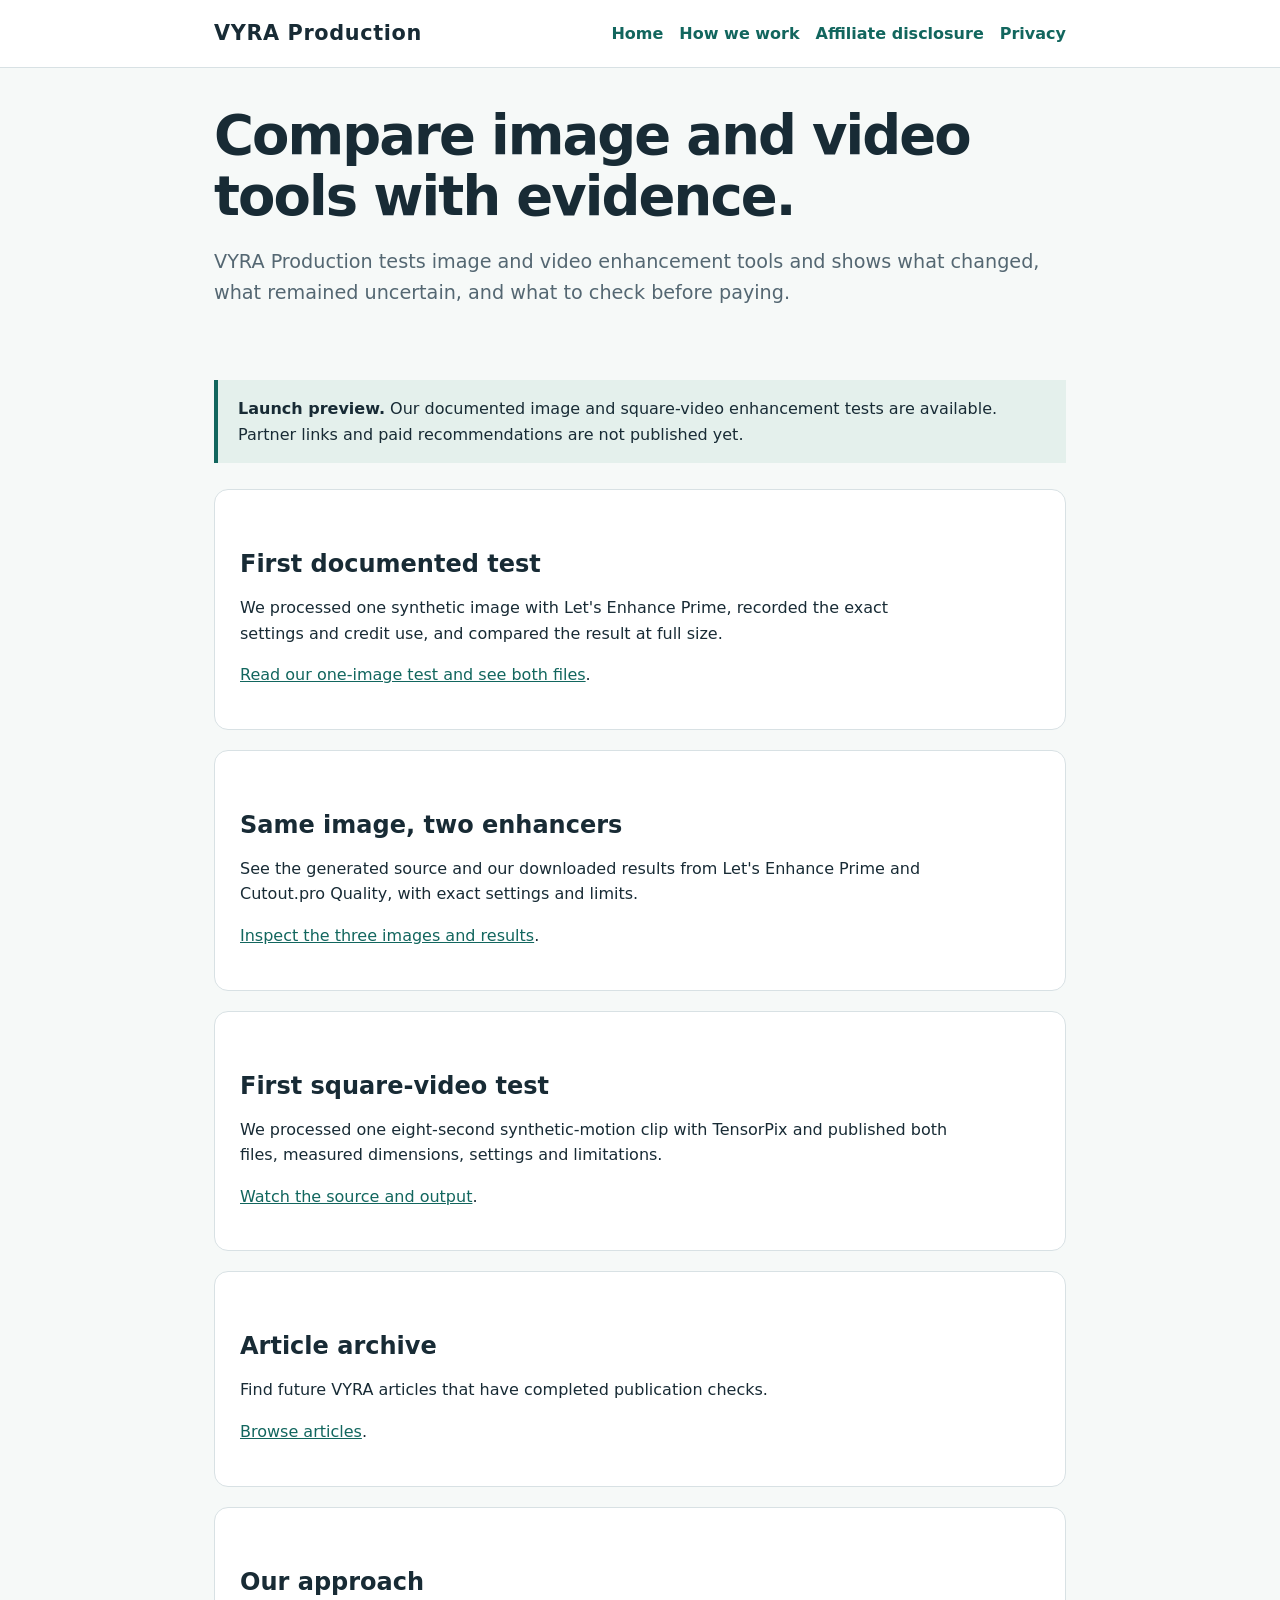
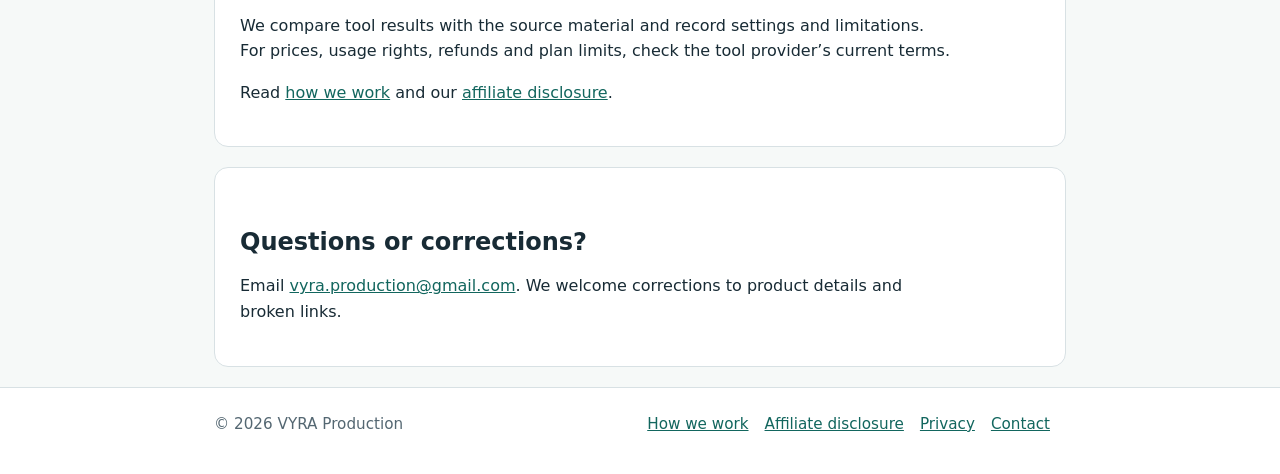
<file: docs/index.html>
<!doctype html>
<html lang="en"><head><meta charset="utf-8"><meta name="viewport" content="width=device-width, initial-scale=1"><meta name="robots" content="index,follow"><title>VYRA Production — Image and video enhancement tests</title><meta name="description" content="Documented tests of image and video enhancement tools, with visible samples and clear limitations."><link rel="stylesheet" href="style.css"></head>
<body><header class="top"><div class="wrap"><a class="brand" href="index.html">VYRA Production</a><nav aria-label="Main navigation"><a href="index.html">Home</a><a href="about.html">How we work</a><a href="disclosure.html">Affiliate disclosure</a><a href="privacy.html">Privacy</a></nav></div></header>
<main class="wrap"><section class="hero"><h1>Compare image and video tools with evidence.</h1><p class="lead">VYRA Production tests image and video enhancement tools and shows what changed, what remained uncertain, and what to check before paying.</p></section><div class="notice"><strong>Launch preview.</strong> Our documented image and square-video enhancement tests are available. Partner links and paid recommendations are not published yet.</div><section class="card"><h2>First documented test</h2><p>We processed one synthetic image with Let's Enhance Prime, recorded the exact settings and credit use, and compared the result at full size.</p><p><a href="letsenhance-prime-first-test.html">Read our one-image test and see both files</a>.</p></section><section class="card"><h2>Same image, two enhancers</h2><p>See the generated source and our downloaded results from Let's Enhance Prime and Cutout.pro Quality, with exact settings and limits.</p><p><a href="one-pouch-two-image-enhancers.html">Inspect the three images and results</a>.</p></section><section class="card"><h2>First square-video test</h2><p>We processed one eight-second synthetic-motion clip with TensorPix and published both files, measured dimensions, settings and limitations.</p><p><a href="tensorpix-square-video-first-test.html">Watch the source and output</a>.</p></section><section class="card"><h2>Article archive</h2><p>Find future VYRA articles that have completed publication checks.</p><p><a href="articles/">Browse articles</a>.</p></section><section class="card"><h2>Our approach</h2><p>We compare tool results with the source material and record settings and limitations. For prices, usage rights, refunds and plan limits, check the tool provider’s current terms.</p><p>Read <a href="about.html">how we work</a> and our <a href="disclosure.html">affiliate disclosure</a>.</p></section><section class="card"><h2>Questions or corrections?</h2><p>Email <a href="mailto:vyra.production@gmail.com">vyra.production@gmail.com</a>. We welcome corrections to product details and broken links.</p></section></main>
<footer><div class="wrap"><span>© 2026 VYRA Production</span><div><a href="about.html">How we work</a><a href="disclosure.html">Affiliate disclosure</a><a href="privacy.html">Privacy</a><a href="mailto:vyra.production@gmail.com">Contact</a></div></div></footer></body></html>
</file>
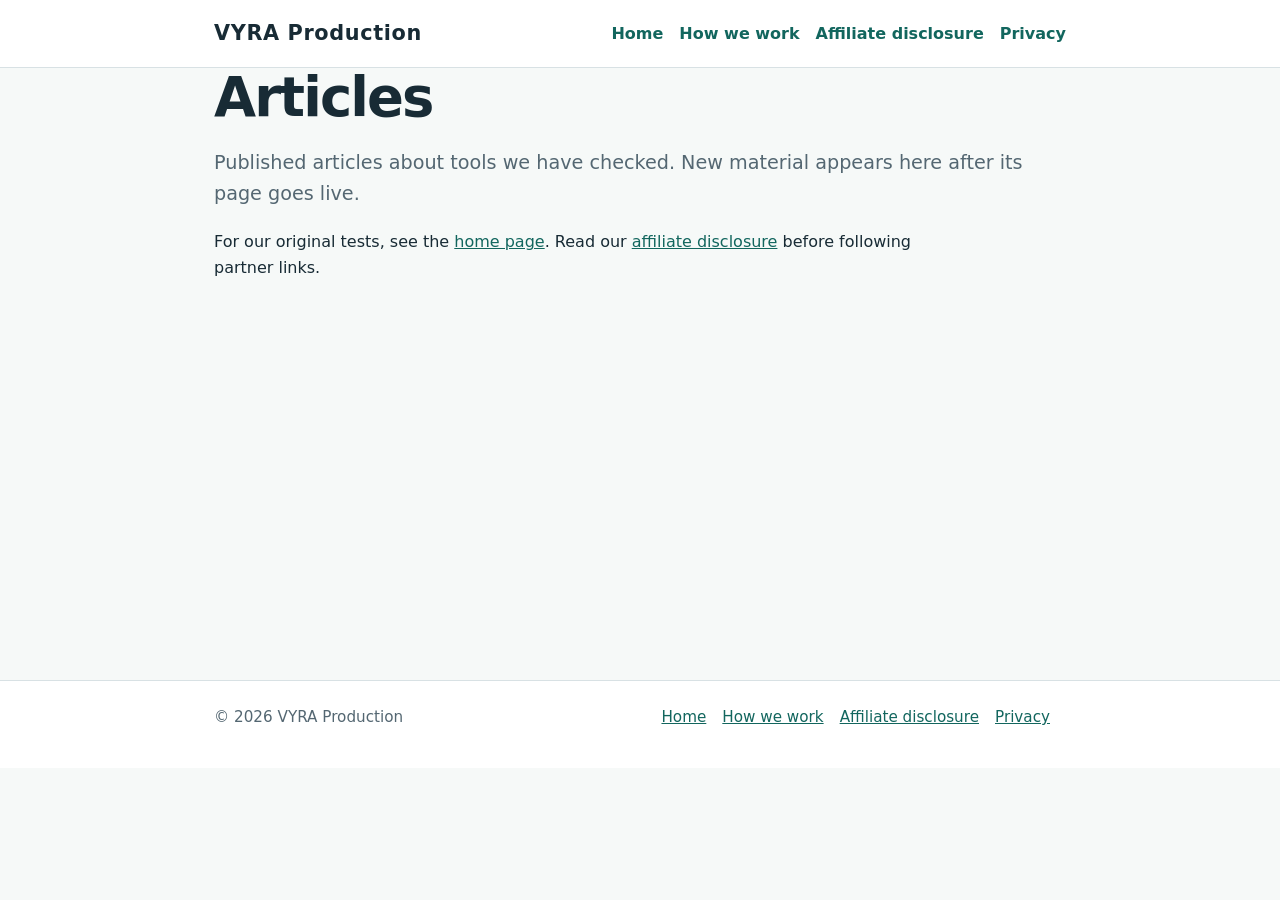
<file: docs/articles/index.html>
<!doctype html>
<html lang="en">
<head>
  <meta charset="utf-8">
  <meta name="viewport" content="width=device-width, initial-scale=1">
  <meta name="robots" content="index,follow">
  <meta name="description" content="Published VYRA Production articles about image and video tools.">
  <title>Articles — VYRA Production</title>
  <link rel="stylesheet" href="../style.css">
</head>
<body>
  <header class="top"><div class="wrap"><a class="brand" href="../">VYRA Production</a><nav aria-label="Main navigation"><a href="../">Home</a><a href="../about">How we work</a><a href="../disclosure">Affiliate disclosure</a><a href="../privacy">Privacy</a></nav></div></header>
  <main class="wrap">
    <h1>Articles</h1>
    <p class="lead">Published articles about tools we have checked. New material appears here after its page goes live.</p>
    <ul>
<!-- VYRA_ARTICLE_LINKS_START -->
<!-- VYRA_ARTICLE_LINKS_END -->
    </ul>
    <p>For our original tests, see the <a href="../">home page</a>. Read our <a href="../disclosure">affiliate disclosure</a> before following partner links.</p>
  </main>
  <footer><div class="wrap"><span>© 2026 VYRA Production</span><div><a href="../">Home</a><a href="../about">How we work</a><a href="../disclosure">Affiliate disclosure</a><a href="../privacy">Privacy</a></div></div></footer>
</body>
</html>
</file>
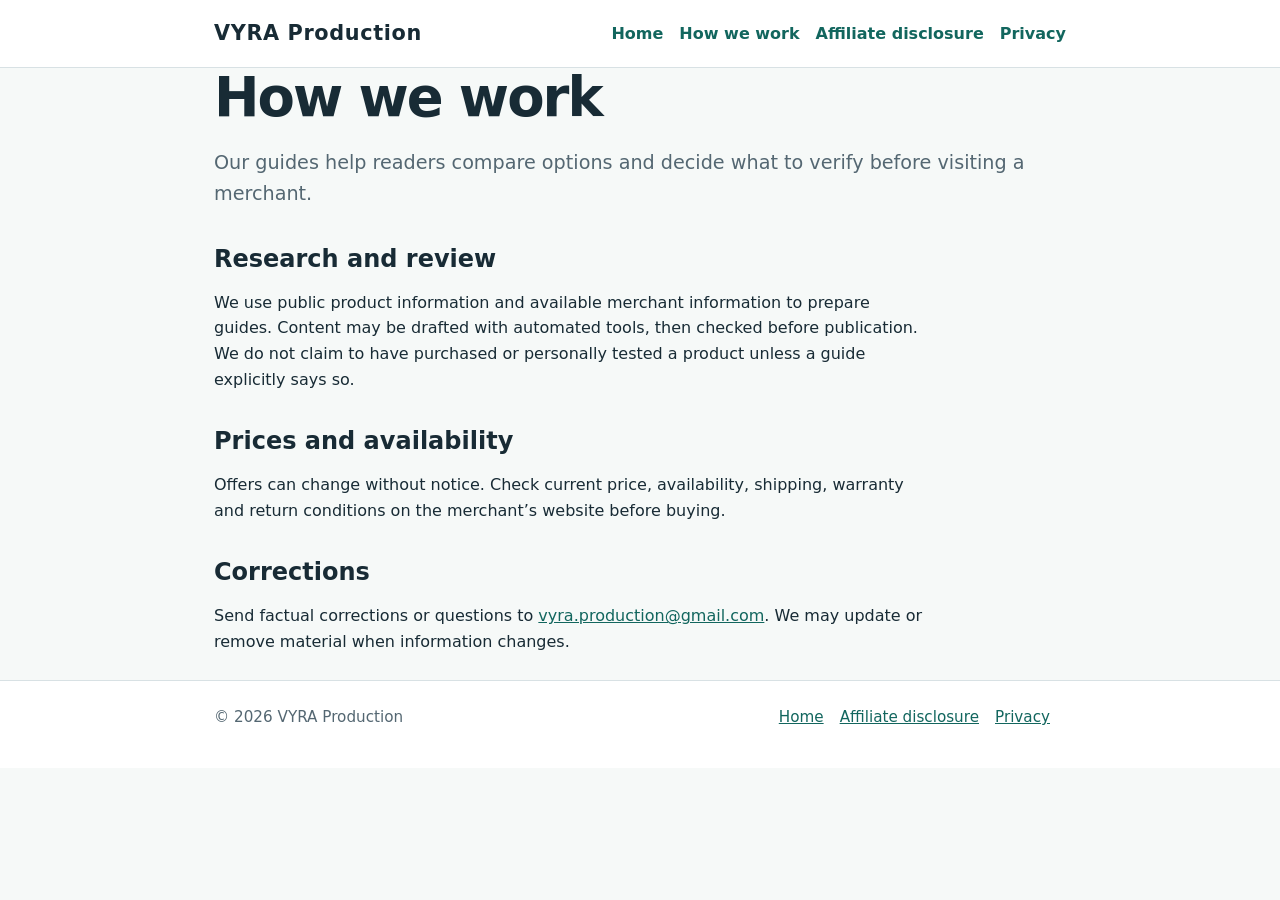
<file: docs/about.html>
<!doctype html><html lang="en"><head><meta charset="utf-8"><meta name="viewport" content="width=device-width, initial-scale=1"><meta name="robots" content="index,follow"><title>How we work — VYRA Production</title><link rel="stylesheet" href="style.css"></head><body><header class="top"><div class="wrap"><a class="brand" href="index.html">VYRA Production</a><nav aria-label="Main navigation"><a href="index.html">Home</a><a href="about.html">How we work</a><a href="disclosure.html">Affiliate disclosure</a><a href="privacy.html">Privacy</a></nav></div></header><main class="wrap"><h1>How we work</h1><p class="lead">Our guides help readers compare options and decide what to verify before visiting a merchant.</p><h2>Research and review</h2><p>We use public product information and available merchant information to prepare guides. Content may be drafted with automated tools, then checked before publication. We do not claim to have purchased or personally tested a product unless a guide explicitly says so.</p><h2>Prices and availability</h2><p>Offers can change without notice. Check current price, availability, shipping, warranty and return conditions on the merchant’s website before buying.</p><h2>Corrections</h2><p>Send factual corrections or questions to <a href="mailto:vyra.production@gmail.com">vyra.production@gmail.com</a>. We may update or remove material when information changes.</p></main><footer><div class="wrap"><span>© 2026 VYRA Production</span><div><a href="index.html">Home</a><a href="disclosure.html">Affiliate disclosure</a><a href="privacy.html">Privacy</a></div></div></footer></body></html>
</file>
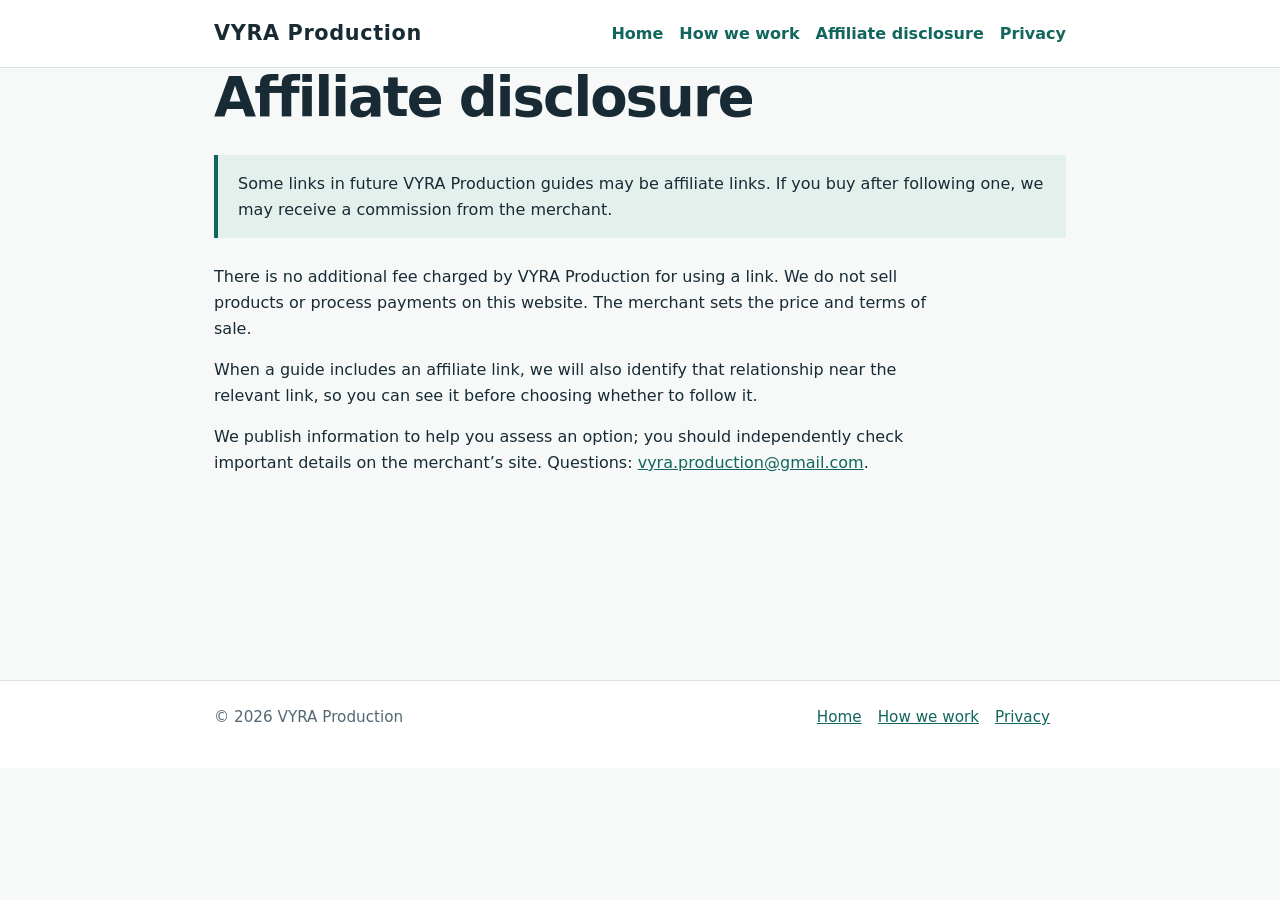
<file: docs/disclosure.html>
<!doctype html><html lang="en"><head><meta charset="utf-8"><meta name="viewport" content="width=device-width, initial-scale=1"><meta name="robots" content="index,follow"><title>Affiliate disclosure — VYRA Production</title><link rel="stylesheet" href="style.css"></head><body><header class="top"><div class="wrap"><a class="brand" href="index.html">VYRA Production</a><nav aria-label="Main navigation"><a href="index.html">Home</a><a href="about.html">How we work</a><a href="disclosure.html">Affiliate disclosure</a><a href="privacy.html">Privacy</a></nav></div></header><main class="wrap"><h1>Affiliate disclosure</h1><div class="notice">Some links in future VYRA Production guides may be affiliate links. If you buy after following one, we may receive a commission from the merchant.</div><p>There is no additional fee charged by VYRA Production for using a link. We do not sell products or process payments on this website. The merchant sets the price and terms of sale.</p><p>When a guide includes an affiliate link, we will also identify that relationship near the relevant link, so you can see it before choosing whether to follow it.</p><p>We publish information to help you assess an option; you should independently check important details on the merchant’s site. Questions: <a href="mailto:vyra.production@gmail.com">vyra.production@gmail.com</a>.</p></main><footer><div class="wrap"><span>© 2026 VYRA Production</span><div><a href="index.html">Home</a><a href="about.html">How we work</a><a href="privacy.html">Privacy</a></div></div></footer></body></html>
</file>
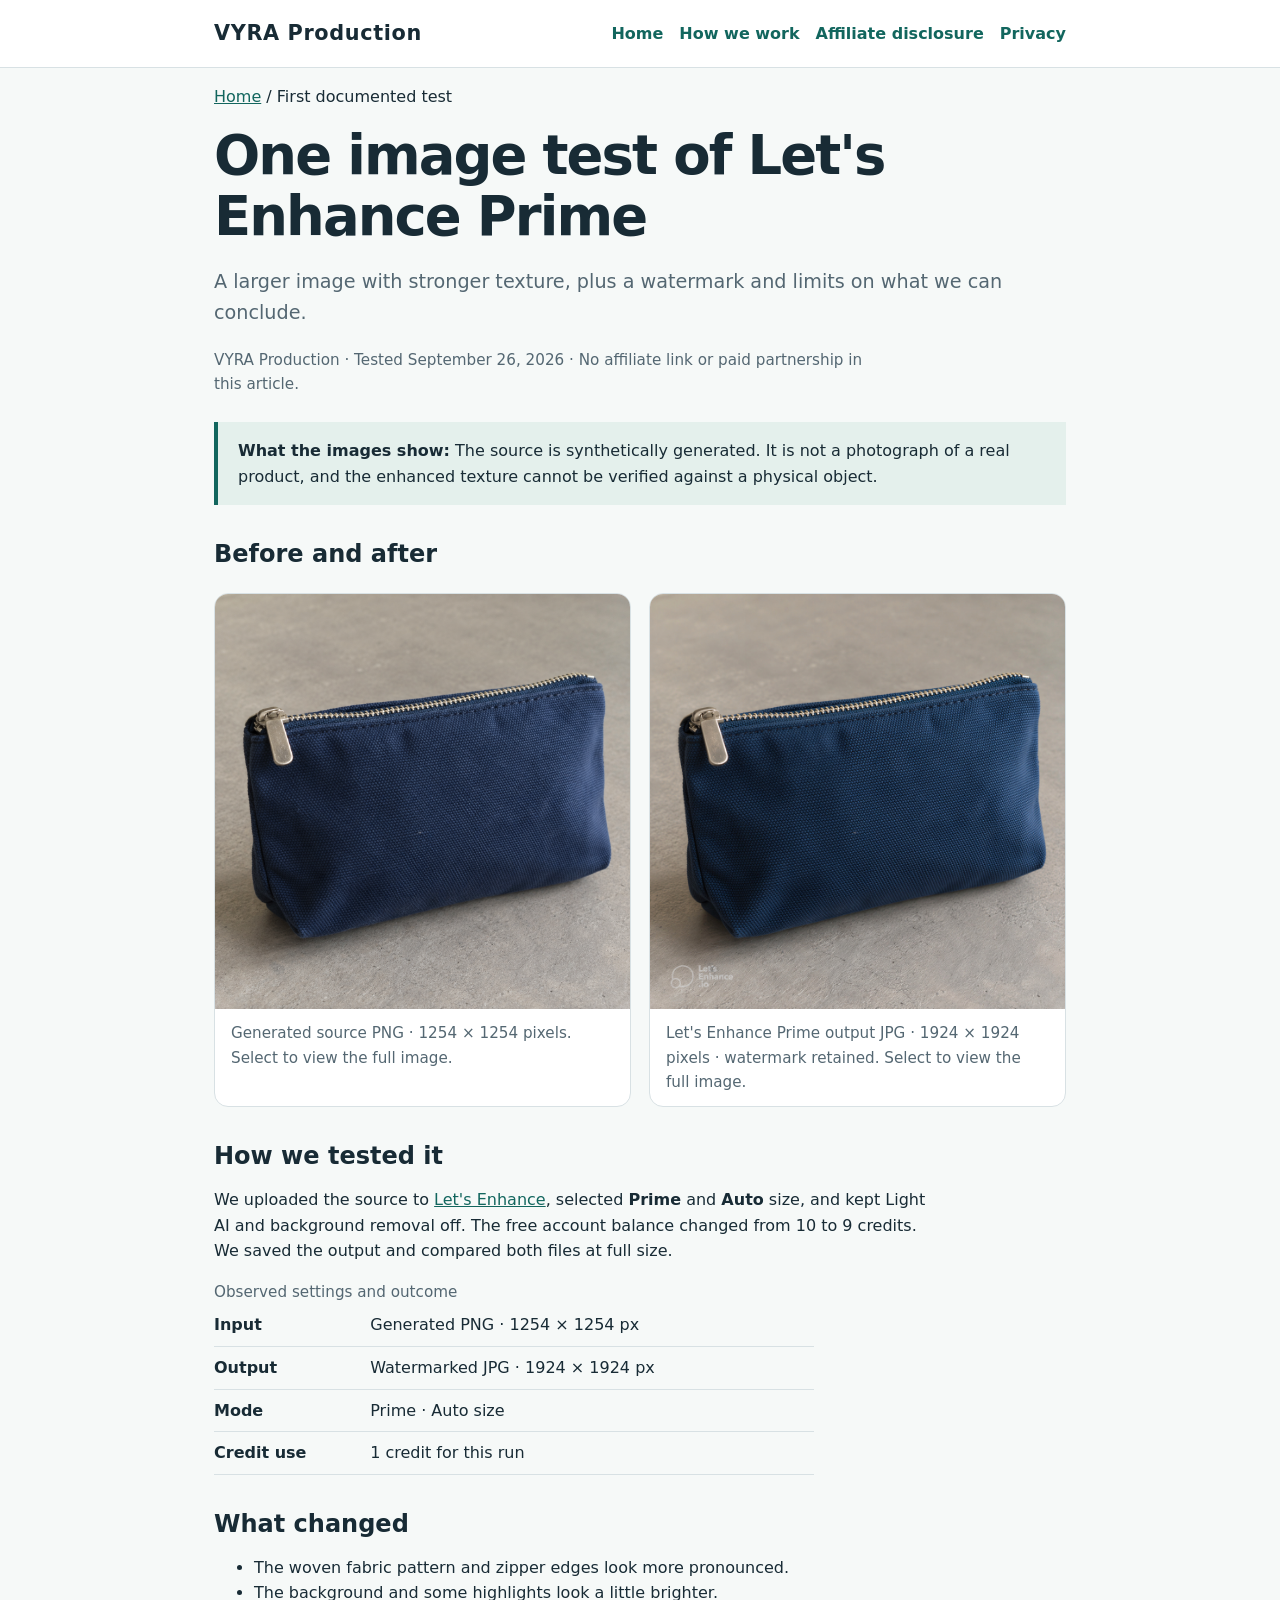
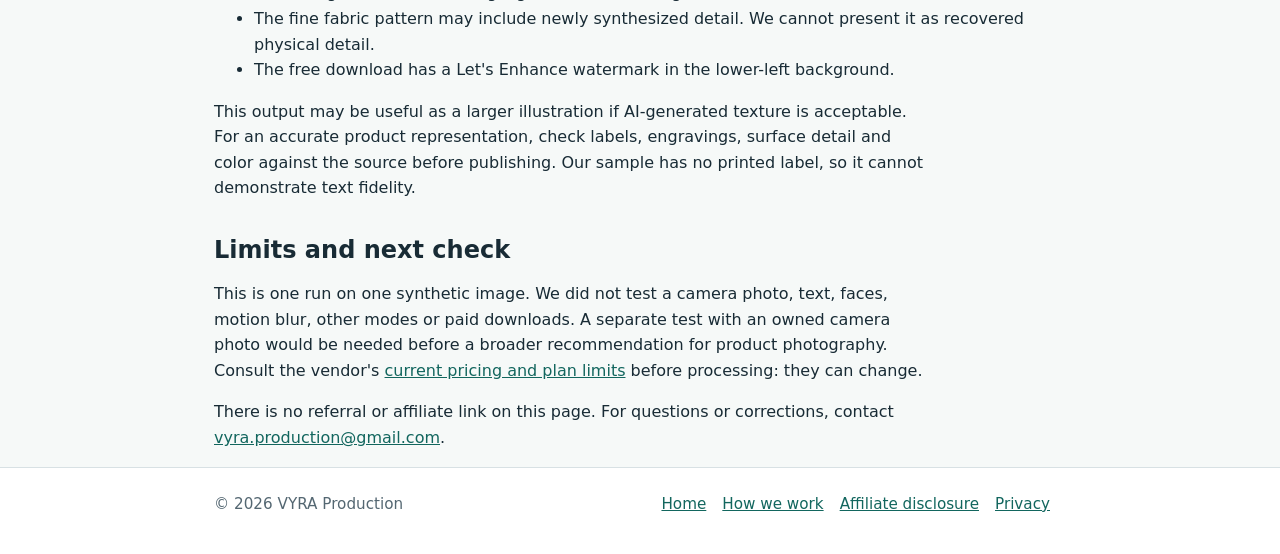
<file: docs/letsenhance-prime-first-test.html>
<!doctype html>
<html lang="en">
<head>
  <meta charset="utf-8">
  <meta name="viewport" content="width=device-width, initial-scale=1">
  <meta name="robots" content="index,follow">
  <meta name="description" content="A documented single-image Let's Enhance Prime test, with original and watermarked result, dimensions, settings, and limits.">
  <title>One image test of Let's Enhance Prime — VYRA Production</title>
  <link rel="stylesheet" href="style.css">
  <style>
    .comparison{display:grid;grid-template-columns:repeat(auto-fit,minmax(min(100%,290px),1fr));gap:18px;margin:24px 0}
    .comparison figure{margin:0;border:1px solid var(--line);border-radius:14px;background:var(--card);overflow:hidden}
    .comparison img{display:block;width:100%;height:auto}
    .comparison figcaption{padding:12px 16px;font-size:.95rem;color:var(--muted)}
    .facts{border-collapse:collapse;width:100%;max-width:600px}
    .facts th,.facts td{text-align:left;border-bottom:1px solid var(--line);padding:8px 12px 8px 0}
  </style>
</head>
<body>
  <header class="top"><div class="wrap"><a class="brand" href="index.html">VYRA Production</a><nav aria-label="Main navigation"><a href="index.html">Home</a><a href="about.html">How we work</a><a href="disclosure.html">Affiliate disclosure</a><a href="privacy.html">Privacy</a></nav></div></header>
  <main class="wrap">
    <p><a href="index.html">Home</a> / First documented test</p>
    <h1>One image test of Let's Enhance Prime</h1>
    <p class="lead">A larger image with stronger texture, plus a watermark and limits on what we can conclude.</p>
    <p class="small">VYRA Production · Tested September 26, 2026 · No affiliate link or paid partnership in this article.</p>
    <div class="notice"><strong>What the images show:</strong> The source is synthetically generated. It is not a photograph of a real product, and the enhanced texture cannot be verified against a physical object.</div>
    <h2>Before and after</h2>
    <div class="comparison">
      <figure><a href="images/pouch-source.png"><img src="images/pouch-source.png" alt="Synthetic navy fabric pouch with zipper before processing" width="1254" height="1254" loading="lazy"></a><figcaption>Generated source PNG · 1254 × 1254 pixels. Select to view the full image.</figcaption></figure>
      <figure><a href="images/pouch-prime.jpg"><img src="images/pouch-prime.jpg" alt="Same generated pouch after Let's Enhance Prime, with vendor watermark" width="1924" height="1924" loading="lazy"></a><figcaption>Let's Enhance Prime output JPG · 1924 × 1924 pixels · watermark retained. Select to view the full image.</figcaption></figure>
    </div>
    <h2>How we tested it</h2>
    <p>We uploaded the source to <a href="https://letsenhance.io/">Let's Enhance</a>, selected <strong>Prime</strong> and <strong>Auto</strong> size, and kept Light AI and background removal off. The free account balance changed from 10 to 9 credits. We saved the output and compared both files at full size.</p>
    <table class="facts"><caption class="small" style="text-align:left">Observed settings and outcome</caption><tbody><tr><th scope="row">Input</th><td>Generated PNG · 1254 × 1254 px</td></tr><tr><th scope="row">Output</th><td>Watermarked JPG · 1924 × 1924 px</td></tr><tr><th scope="row">Mode</th><td>Prime · Auto size</td></tr><tr><th scope="row">Credit use</th><td>1 credit for this run</td></tr></tbody></table>
    <h2>What changed</h2>
    <ul><li>The woven fabric pattern and zipper edges look more pronounced.</li><li>The background and some highlights look a little brighter.</li><li>The fine fabric pattern may include newly synthesized detail. We cannot present it as recovered physical detail.</li><li>The free download has a Let's Enhance watermark in the lower-left background.</li></ul>
    <p>This output may be useful as a larger illustration if AI-generated texture is acceptable. For an accurate product representation, check labels, engravings, surface detail and color against the source before publishing. Our sample has no printed label, so it cannot demonstrate text fidelity.</p>
    <h2>Limits and next check</h2>
    <p>This is one run on one synthetic image. We did not test a camera photo, text, faces, motion blur, other modes or paid downloads. A separate test with an owned camera photo would be needed before a broader recommendation for product photography. Consult the vendor's <a href="https://letsenhance.io/pricing">current pricing and plan limits</a> before processing: they can change.</p>
    <p>There is no referral or affiliate link on this page. For questions or corrections, contact <a href="mailto:vyra.production@gmail.com">vyra.production@gmail.com</a>.</p>
  </main>
  <footer><div class="wrap"><span>© 2026 VYRA Production</span><div><a href="index.html">Home</a><a href="about.html">How we work</a><a href="disclosure.html">Affiliate disclosure</a><a href="privacy.html">Privacy</a></div></div></footer>
</body>
</html>
</file>
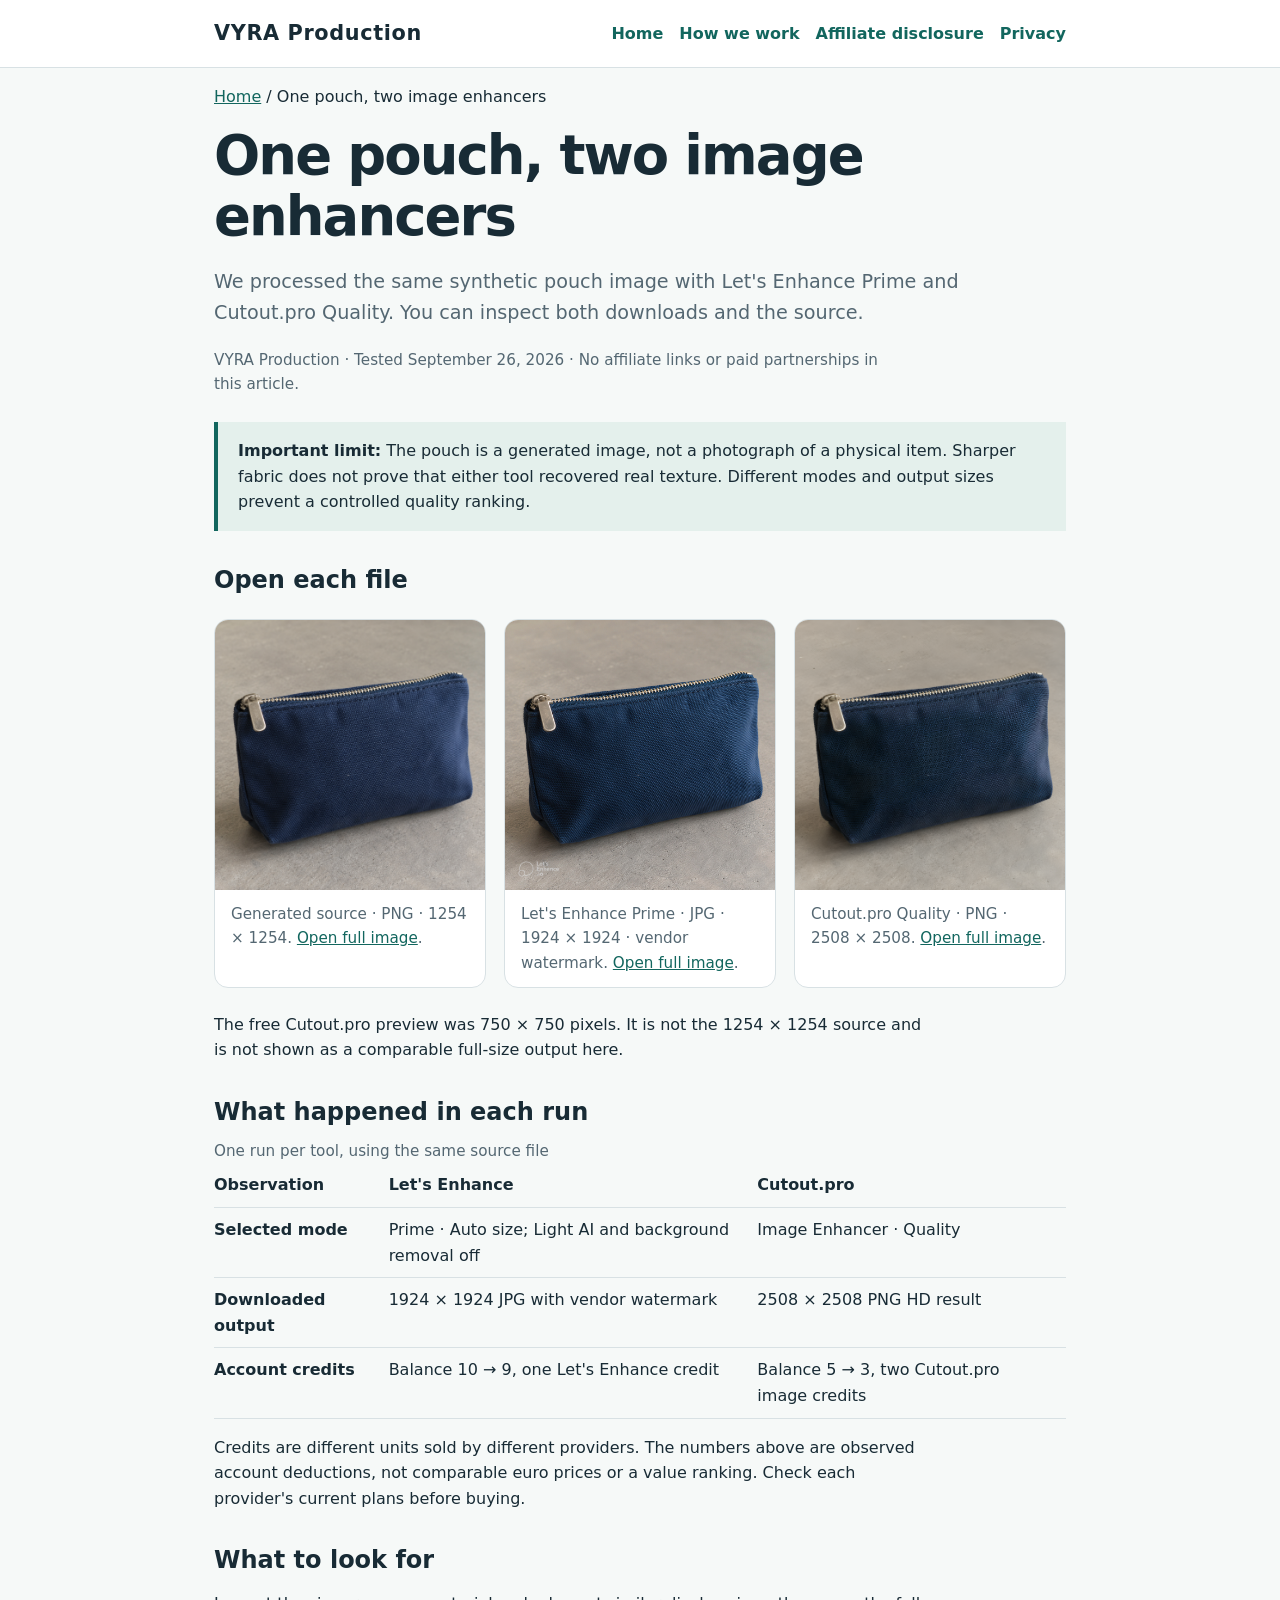
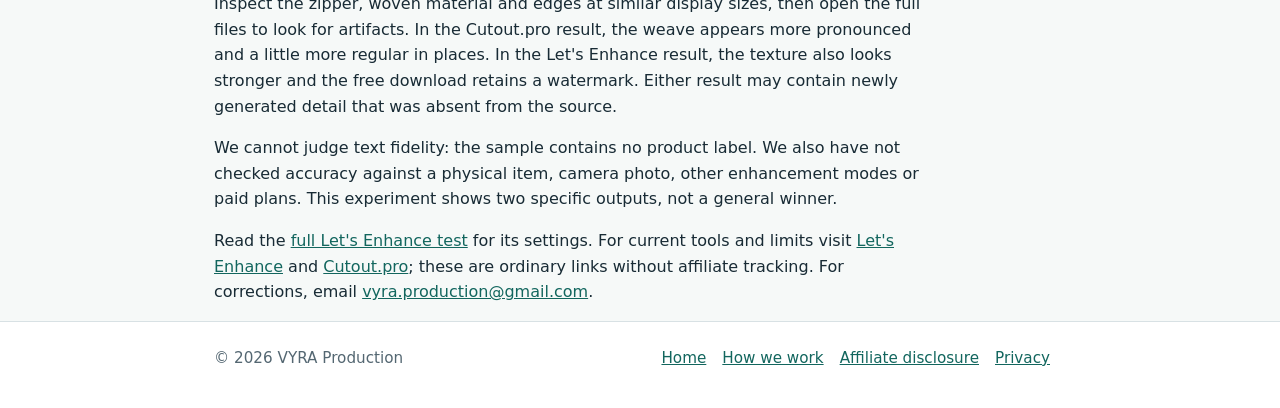
<file: docs/one-pouch-two-image-enhancers.html>
<!doctype html>
<html lang="en">
<head>
  <meta charset="utf-8">
  <meta name="viewport" content="width=device-width, initial-scale=1">
  <meta name="robots" content="index,follow">
  <meta name="description" content="One synthetic pouch image processed with Let's Enhance Prime and Cutout.pro Quality, including the original files, dimensions, credit use and test limitations.">
  <title>One pouch, two image enhancers — VYRA Production</title>
  <link rel="stylesheet" href="style.css">
  <style>
    .samples{display:grid;grid-template-columns:repeat(auto-fit,minmax(min(100%,255px),1fr));gap:18px;margin:24px 0}
    .samples figure{margin:0;border:1px solid var(--line);border-radius:14px;background:var(--card);overflow:hidden}
    .samples img{display:block;width:100%;height:auto}
    .samples figcaption{padding:12px 16px;font-size:.95rem;color:var(--muted)}
    .facts{border-collapse:collapse;width:100%}
    .facts th,.facts td{text-align:left;border-bottom:1px solid var(--line);padding:9px 12px 9px 0;vertical-align:top}
    .facts th{min-width:130px}
    .table-scroll{overflow-x:auto}
  </style>
</head>
<body>
  <header class="top"><div class="wrap"><a class="brand" href="index.html">VYRA Production</a><nav aria-label="Main navigation"><a href="index.html">Home</a><a href="about.html">How we work</a><a href="disclosure.html">Affiliate disclosure</a><a href="privacy.html">Privacy</a></nav></div></header>
  <main class="wrap">
    <p><a href="index.html">Home</a> / One pouch, two image enhancers</p>
    <h1>One pouch, two image enhancers</h1>
    <p class="lead">We processed the same synthetic pouch image with Let's Enhance Prime and Cutout.pro Quality. You can inspect both downloads and the source.</p>
    <p class="small">VYRA Production · Tested September 26, 2026 · No affiliate links or paid partnerships in this article.</p>
    <div class="notice"><strong>Important limit:</strong> The pouch is a generated image, not a photograph of a physical item. Sharper fabric does not prove that either tool recovered real texture. Different modes and output sizes prevent a controlled quality ranking.</div>
    <h2>Open each file</h2>
    <div class="samples">
      <figure><a href="images/pouch-source.png"><img src="images/pouch-source.png" width="1254" height="1254" alt="Generated navy fabric pouch before enhancement" loading="lazy"></a><figcaption>Generated source · PNG · 1254 × 1254. <a href="images/pouch-source.png">Open full image</a>.</figcaption></figure>
      <figure><a href="images/pouch-prime.jpg"><img src="images/pouch-prime.jpg" width="1924" height="1924" alt="Pouch processed by Let's Enhance Prime with vendor watermark" loading="lazy"></a><figcaption>Let's Enhance Prime · JPG · 1924 × 1924 · vendor watermark. <a href="images/pouch-prime.jpg">Open full image</a>.</figcaption></figure>
      <figure><a href="images/pouch-cutout-quality.png"><img src="images/pouch-cutout-quality.png" width="2508" height="2508" alt="Pouch processed by Cutout.pro in Quality mode" loading="lazy"></a><figcaption>Cutout.pro Quality · PNG · 2508 × 2508. <a href="images/pouch-cutout-quality.png">Open full image</a>.</figcaption></figure>
    </div>
    <p>The free Cutout.pro preview was 750 × 750 pixels. It is not the 1254 × 1254 source and is not shown as a comparable full-size output here.</p>
    <h2>What happened in each run</h2>
    <div class="table-scroll"><table class="facts"><caption class="small" style="text-align:left">One run per tool, using the same source file</caption><thead><tr><th scope="col">Observation</th><th scope="col">Let's Enhance</th><th scope="col">Cutout.pro</th></tr></thead><tbody>
      <tr><th scope="row">Selected mode</th><td>Prime · Auto size; Light AI and background removal off</td><td>Image Enhancer · Quality</td></tr>
      <tr><th scope="row">Downloaded output</th><td>1924 × 1924 JPG with vendor watermark</td><td>2508 × 2508 PNG HD result</td></tr>
      <tr><th scope="row">Account credits</th><td>Balance 10 → 9, one Let's Enhance credit</td><td>Balance 5 → 3, two Cutout.pro image credits</td></tr>
    </tbody></table></div>
    <p>Credits are different units sold by different providers. The numbers above are observed account deductions, not comparable euro prices or a value ranking. Check each provider's current plans before buying.</p>
    <h2>What to look for</h2>
    <p>Inspect the zipper, woven material and edges at similar display sizes, then open the full files to look for artifacts. In the Cutout.pro result, the weave appears more pronounced and a little more regular in places. In the Let's Enhance result, the texture also looks stronger and the free download retains a watermark. Either result may contain newly generated detail that was absent from the source.</p>
    <p>We cannot judge text fidelity: the sample contains no product label. We also have not checked accuracy against a physical item, camera photo, other enhancement modes or paid plans. This experiment shows two specific outputs, not a general winner.</p>
    <p>Read the <a href="letsenhance-prime-first-test.html">full Let's Enhance test</a> for its settings. For current tools and limits visit <a href="https://letsenhance.io/">Let's Enhance</a> and <a href="https://www.cutout.pro/photo-enhancer-sharpener-upscaler">Cutout.pro</a>; these are ordinary links without affiliate tracking. For corrections, email <a href="mailto:vyra.production@gmail.com">vyra.production@gmail.com</a>.</p>
  </main>
  <footer><div class="wrap"><span>© 2026 VYRA Production</span><div><a href="index.html">Home</a><a href="about.html">How we work</a><a href="disclosure.html">Affiliate disclosure</a><a href="privacy.html">Privacy</a></div></div></footer>
</body>
</html>
</file>
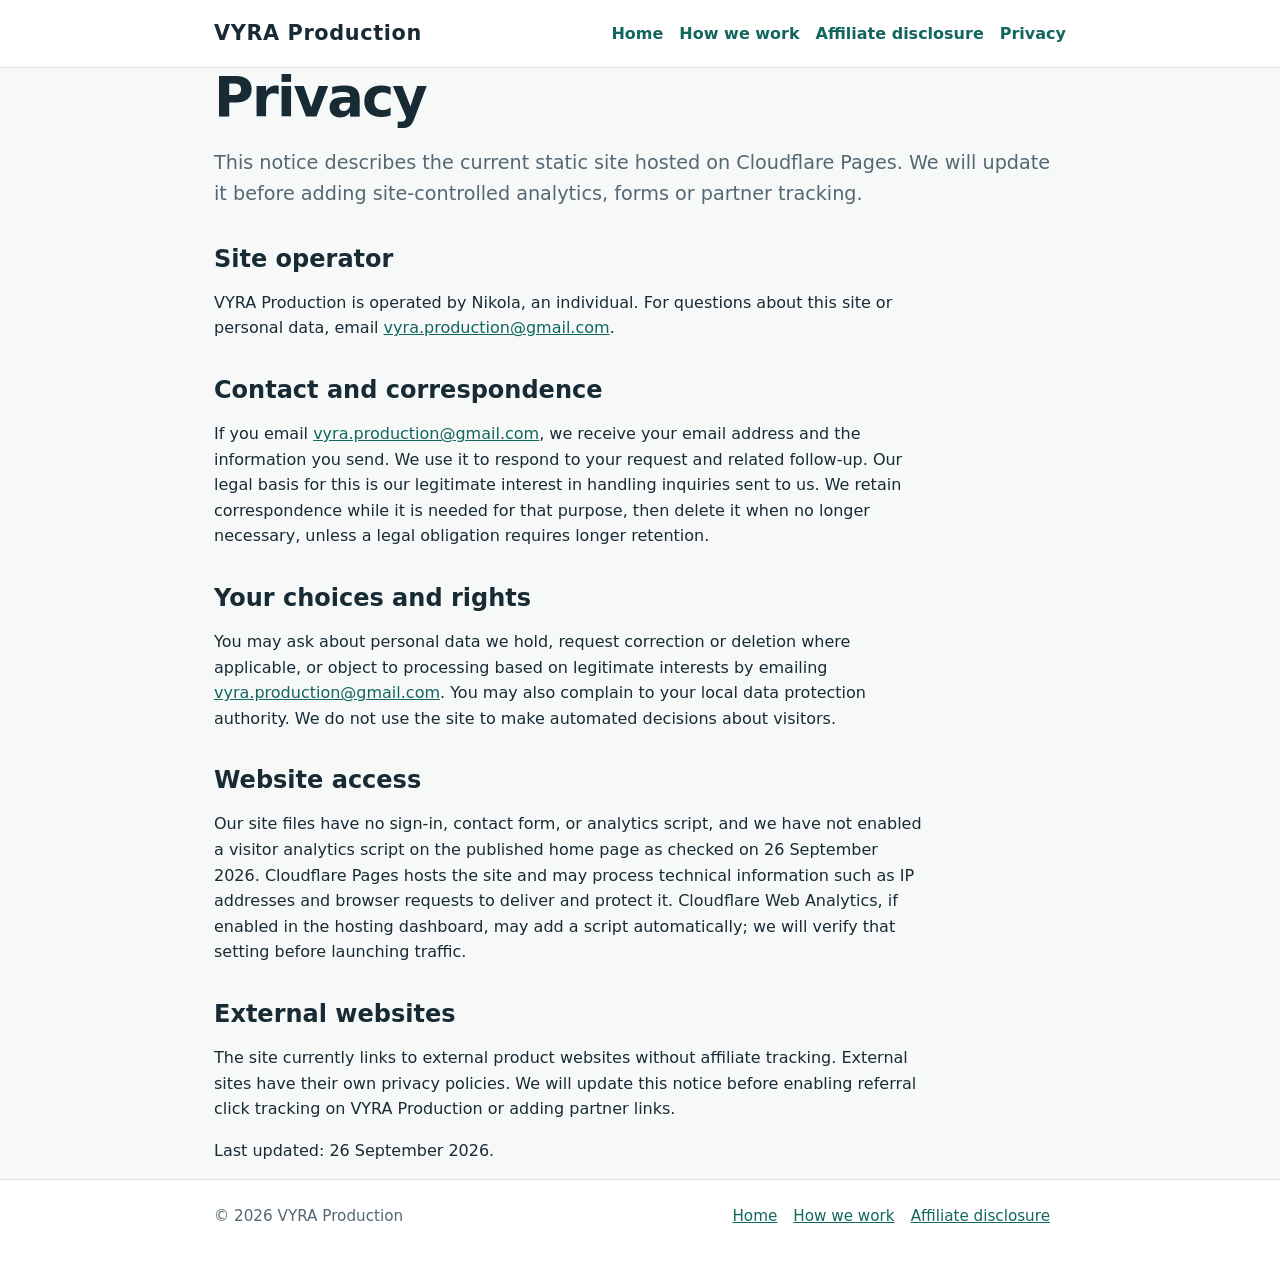
<file: docs/privacy.html>
<!doctype html><html lang="en"><head><meta charset="utf-8"><meta name="viewport" content="width=device-width, initial-scale=1"><meta name="robots" content="index,follow"><title>Privacy — VYRA Production</title><link rel="stylesheet" href="style.css"></head><body><header class="top"><div class="wrap"><a class="brand" href="index.html">VYRA Production</a><nav aria-label="Main navigation"><a href="index.html">Home</a><a href="about.html">How we work</a><a href="disclosure.html">Affiliate disclosure</a><a href="privacy.html">Privacy</a></nav></div></header><main class="wrap"><h1>Privacy</h1><p class="lead">This notice describes the current static site hosted on Cloudflare Pages. We will update it before adding site-controlled analytics, forms or partner tracking.</p><h2>Site operator</h2><p>VYRA Production is operated by Nikola, an individual. For questions about this site or personal data, email <a href="mailto:vyra.production@gmail.com">vyra.production@gmail.com</a>.</p><h2>Contact and correspondence</h2><p>If you email <a href="mailto:vyra.production@gmail.com">vyra.production@gmail.com</a>, we receive your email address and the information you send. We use it to respond to your request and related follow-up. Our legal basis for this is our legitimate interest in handling inquiries sent to us. We retain correspondence while it is needed for that purpose, then delete it when no longer necessary, unless a legal obligation requires longer retention.</p><h2>Your choices and rights</h2><p>You may ask about personal data we hold, request correction or deletion where applicable, or object to processing based on legitimate interests by emailing <a href="mailto:vyra.production@gmail.com">vyra.production@gmail.com</a>. You may also complain to your local data protection authority. We do not use the site to make automated decisions about visitors.</p><h2>Website access</h2><p>Our site files have no sign-in, contact form, or analytics script, and we have not enabled a visitor analytics script on the published home page as checked on 26 September 2026. Cloudflare Pages hosts the site and may process technical information such as IP addresses and browser requests to deliver and protect it. Cloudflare Web Analytics, if enabled in the hosting dashboard, may add a script automatically; we will verify that setting before launching traffic.</p><h2>External websites</h2><p>The site currently links to external product websites without affiliate tracking. External sites have their own privacy policies. We will update this notice before enabling referral click tracking on VYRA Production or adding partner links.</p><p>Last updated: 26 September 2026.</p></main><footer><div class="wrap"><span>© 2026 VYRA Production</span><div><a href="index.html">Home</a><a href="about.html">How we work</a><a href="disclosure.html">Affiliate disclosure</a></div></div></footer></body></html>
</file>
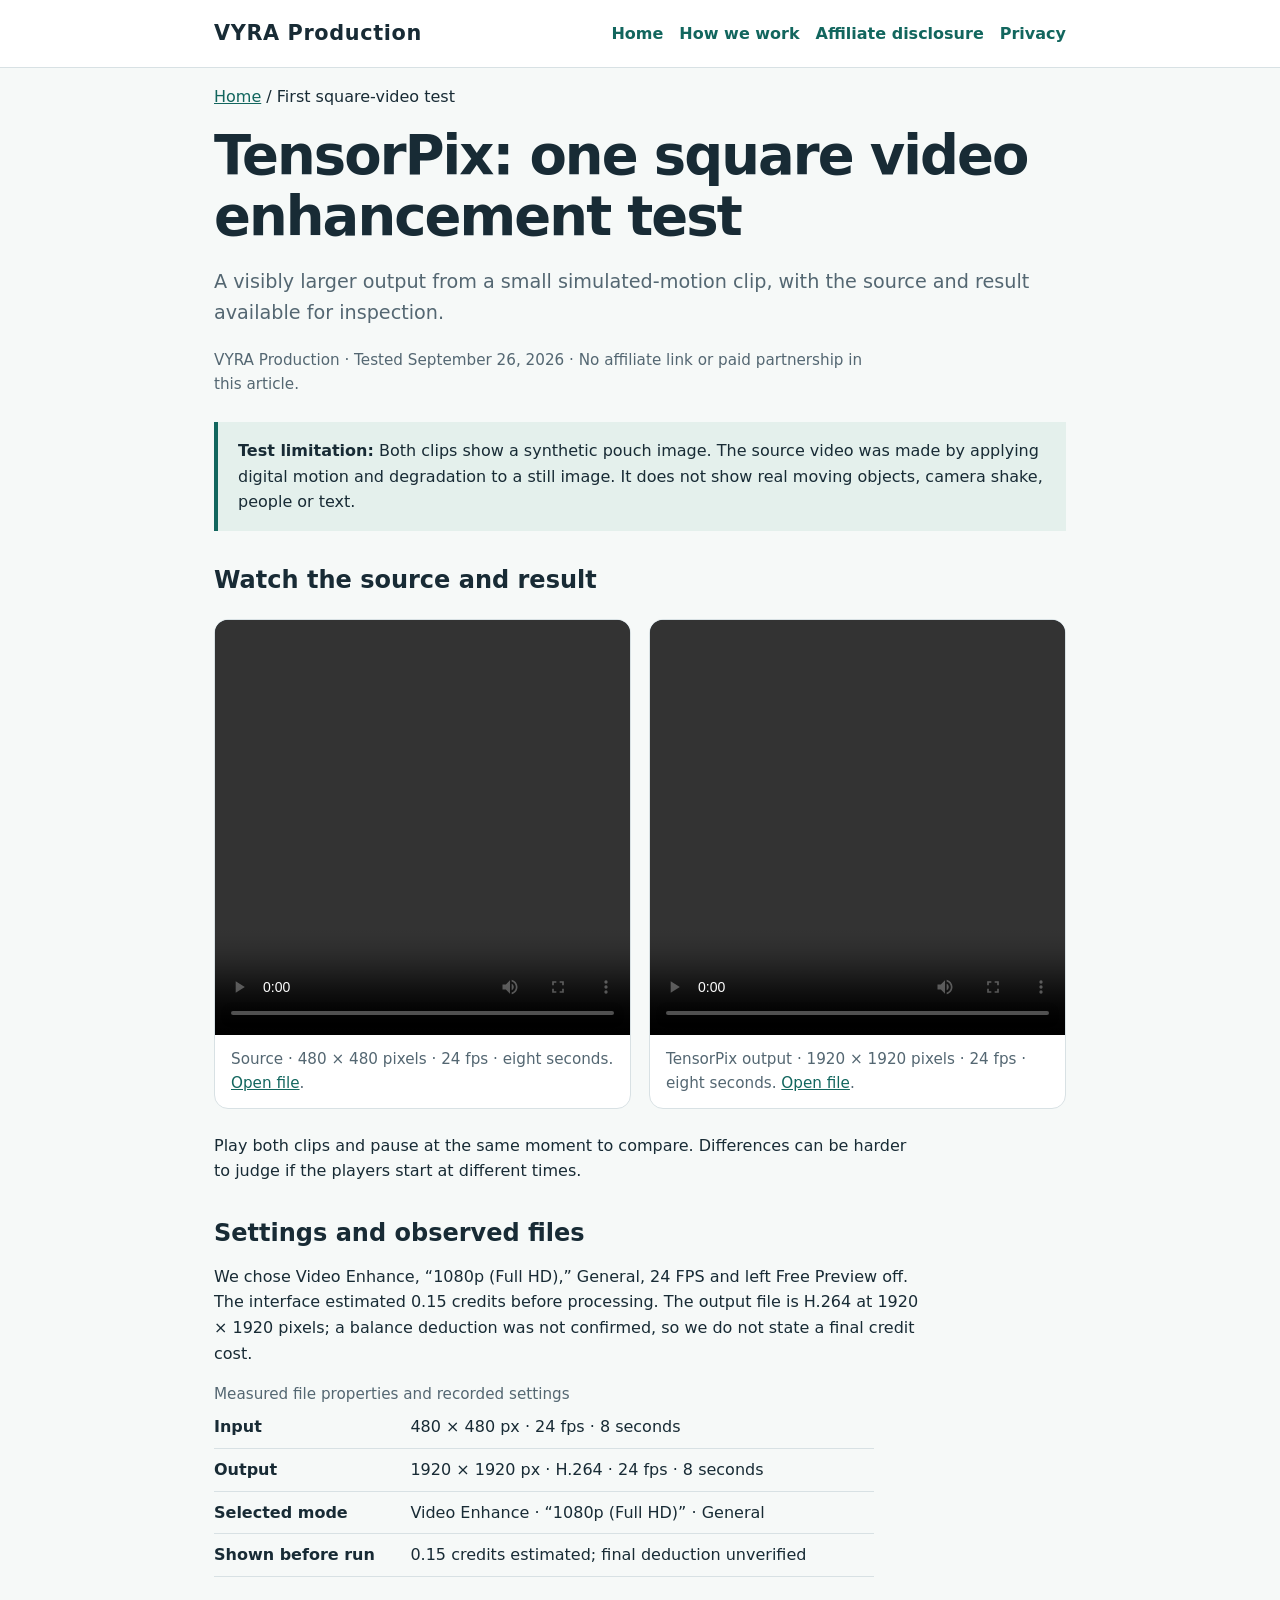
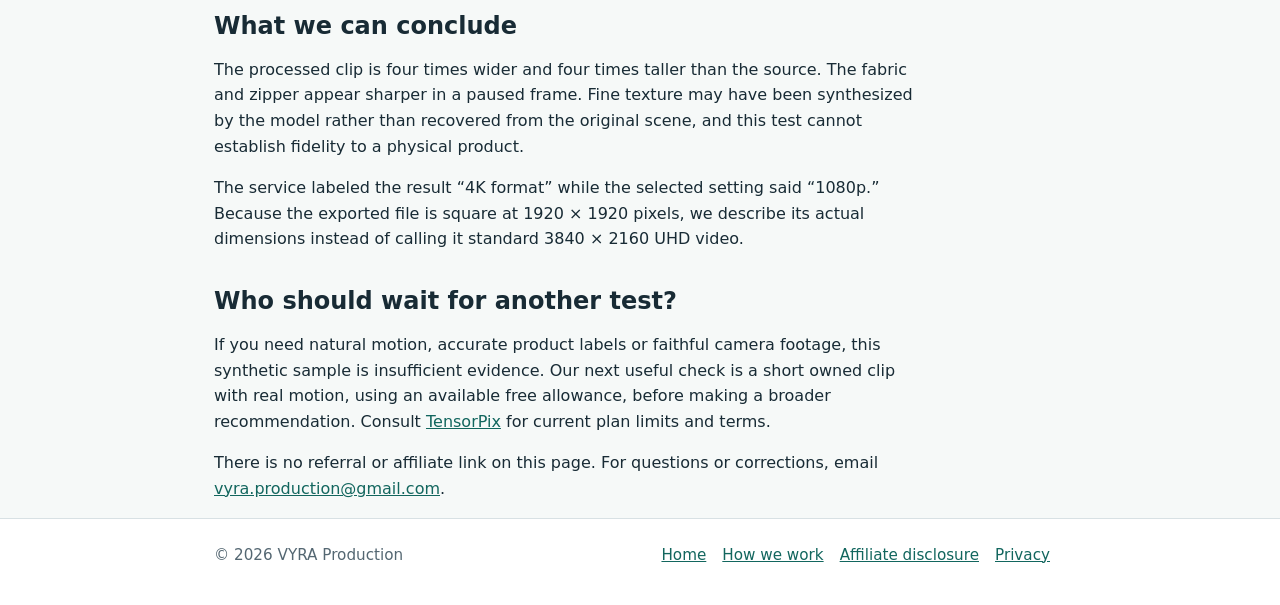
<file: docs/tensorpix-square-video-first-test.html>
<!doctype html>
<html lang="en">
<head>
  <meta charset="utf-8">
  <meta name="viewport" content="width=device-width, initial-scale=1">
  <meta name="robots" content="index,follow">
  <meta name="description" content="A documented eight-second TensorPix video enhancement test with original and output, measured dimensions, settings and limitations.">
  <title>TensorPix: one square video enhancement test — VYRA Production</title>
  <link rel="stylesheet" href="style.css">
  <style>
    .samples{display:grid;grid-template-columns:repeat(auto-fit,minmax(min(100%,290px),1fr));gap:18px;margin:24px 0}
    .samples figure{margin:0;border:1px solid var(--line);border-radius:14px;background:var(--card);overflow:hidden}
    .samples video{display:block;width:100%;height:auto;aspect-ratio:1;object-fit:contain;background:#17232d}
    .samples figcaption{padding:12px 16px;font-size:.95rem;color:var(--muted)}
    .facts{border-collapse:collapse;width:100%;max-width:660px}
    .facts th,.facts td{text-align:left;border-bottom:1px solid var(--line);padding:8px 12px 8px 0}
  </style>
</head>
<body>
  <header class="top"><div class="wrap"><a class="brand" href="index.html">VYRA Production</a><nav aria-label="Main navigation"><a href="index.html">Home</a><a href="about.html">How we work</a><a href="disclosure.html">Affiliate disclosure</a><a href="privacy.html">Privacy</a></nav></div></header>
  <main class="wrap">
    <p><a href="index.html">Home</a> / First square-video test</p>
    <h1>TensorPix: one square video enhancement test</h1>
    <p class="lead">A visibly larger output from a small simulated-motion clip, with the source and result available for inspection.</p>
    <p class="small">VYRA Production · Tested September 26, 2026 · No affiliate link or paid partnership in this article.</p>
    <div class="notice"><strong>Test limitation:</strong> Both clips show a synthetic pouch image. The source video was made by applying digital motion and degradation to a still image. It does not show real moving objects, camera shake, people or text.</div>
    <h2>Watch the source and result</h2>
    <div class="samples">
      <figure><video controls preload="metadata" playsinline aria-label="Eight-second synthetic source clip at 480 by 480 pixels"><source src="videos/tensorpix-pouch-source.mp4" type="video/mp4"><a href="videos/tensorpix-pouch-source.mp4">Download the source video</a>.</video><figcaption>Source · 480 × 480 pixels · 24 fps · eight seconds. <a href="videos/tensorpix-pouch-source.mp4">Open file</a>.</figcaption></figure>
      <figure><video controls preload="metadata" playsinline aria-label="Eight-second TensorPix result at 1920 by 1920 pixels"><source src="videos/tensorpix-pouch-enhanced.mp4" type="video/mp4"><a href="videos/tensorpix-pouch-enhanced.mp4">Download the result video</a>.</video><figcaption>TensorPix output · 1920 × 1920 pixels · 24 fps · eight seconds. <a href="videos/tensorpix-pouch-enhanced.mp4">Open file</a>.</figcaption></figure>
    </div>
    <p>Play both clips and pause at the same moment to compare. Differences can be harder to judge if the players start at different times.</p>
    <h2>Settings and observed files</h2>
    <p>We chose Video Enhance, “1080p (Full HD),” General, 24 FPS and left Free Preview off. The interface estimated 0.15 credits before processing. The output file is H.264 at 1920 × 1920 pixels; a balance deduction was not confirmed, so we do not state a final credit cost.</p>
    <table class="facts"><caption class="small" style="text-align:left">Measured file properties and recorded settings</caption><tbody><tr><th scope="row">Input</th><td>480 × 480 px · 24 fps · 8 seconds</td></tr><tr><th scope="row">Output</th><td>1920 × 1920 px · H.264 · 24 fps · 8 seconds</td></tr><tr><th scope="row">Selected mode</th><td>Video Enhance · “1080p (Full HD)” · General</td></tr><tr><th scope="row">Shown before run</th><td>0.15 credits estimated; final deduction unverified</td></tr></tbody></table>
    <h2>What we can conclude</h2>
    <p>The processed clip is four times wider and four times taller than the source. The fabric and zipper appear sharper in a paused frame. Fine texture may have been synthesized by the model rather than recovered from the original scene, and this test cannot establish fidelity to a physical product.</p>
    <p>The service labeled the result “4K format” while the selected setting said “1080p.” Because the exported file is square at 1920 × 1920 pixels, we describe its actual dimensions instead of calling it standard 3840 × 2160 UHD video.</p>
    <h2>Who should wait for another test?</h2>
    <p>If you need natural motion, accurate product labels or faithful camera footage, this synthetic sample is insufficient evidence. Our next useful check is a short owned clip with real motion, using an available free allowance, before making a broader recommendation. Consult <a href="https://tensorpix.ai/">TensorPix</a> for current plan limits and terms.</p>
    <p>There is no referral or affiliate link on this page. For questions or corrections, email <a href="mailto:vyra.production@gmail.com">vyra.production@gmail.com</a>.</p>
  </main>
  <footer><div class="wrap"><span>© 2026 VYRA Production</span><div><a href="index.html">Home</a><a href="about.html">How we work</a><a href="disclosure.html">Affiliate disclosure</a><a href="privacy.html">Privacy</a></div></div></footer>
</body>
</html>
</file>
<file: docs/style.css>
:root{color-scheme:light;--ink:#182b35;--muted:#546772;--line:#d8e1e4;--bg:#f6f9f8;--accent:#12665e;--card:#fff}*{box-sizing:border-box}html{font-family:system-ui,-apple-system,Segoe UI,sans-serif;line-height:1.6}body{margin:0;color:var(--ink);background:var(--bg)}a{color:var(--accent)}a:focus-visible{outline:3px solid var(--accent);outline-offset:3px}.wrap{max-width:900px;margin:auto;padding:0 24px}.top{background:var(--card);border-bottom:1px solid var(--line)}.top .wrap{display:flex;align-items:center;justify-content:space-between;gap:18px;padding-top:17px;padding-bottom:17px;flex-wrap:wrap}.brand{font-weight:800;font-size:1.3rem;letter-spacing:.03em;text-decoration:none;color:var(--ink)}nav{display:flex;gap:16px;flex-wrap:wrap}nav a{text-decoration:none;font-weight:600}nav a:hover{text-decoration:underline}main{min-height:68vh;padding:48px 0 70px}.hero{padding:38px 0 26px}h1{font-size:clamp(2rem,5vw,3.4rem);line-height:1.12;margin:0 0 18px;letter-spacing:-.035em}h2{line-height:1.25;margin:34px 0 12px}p{max-width:70ch}.lead{font-size:1.2rem;color:var(--muted)}.notice{background:#e4f0ec;border-left:4px solid var(--accent);padding:16px 20px;margin:26px 0}.card{background:var(--card);border:1px solid var(--line);border-radius:14px;padding:25px;margin:20px 0}.small,footer{color:var(--muted);font-size:.95rem}footer{background:var(--card);border-top:1px solid var(--line);padding:24px 0 38px}footer .wrap{display:flex;justify-content:space-between;gap:16px;flex-wrap:wrap}footer a{margin-right:16px}
</file>
